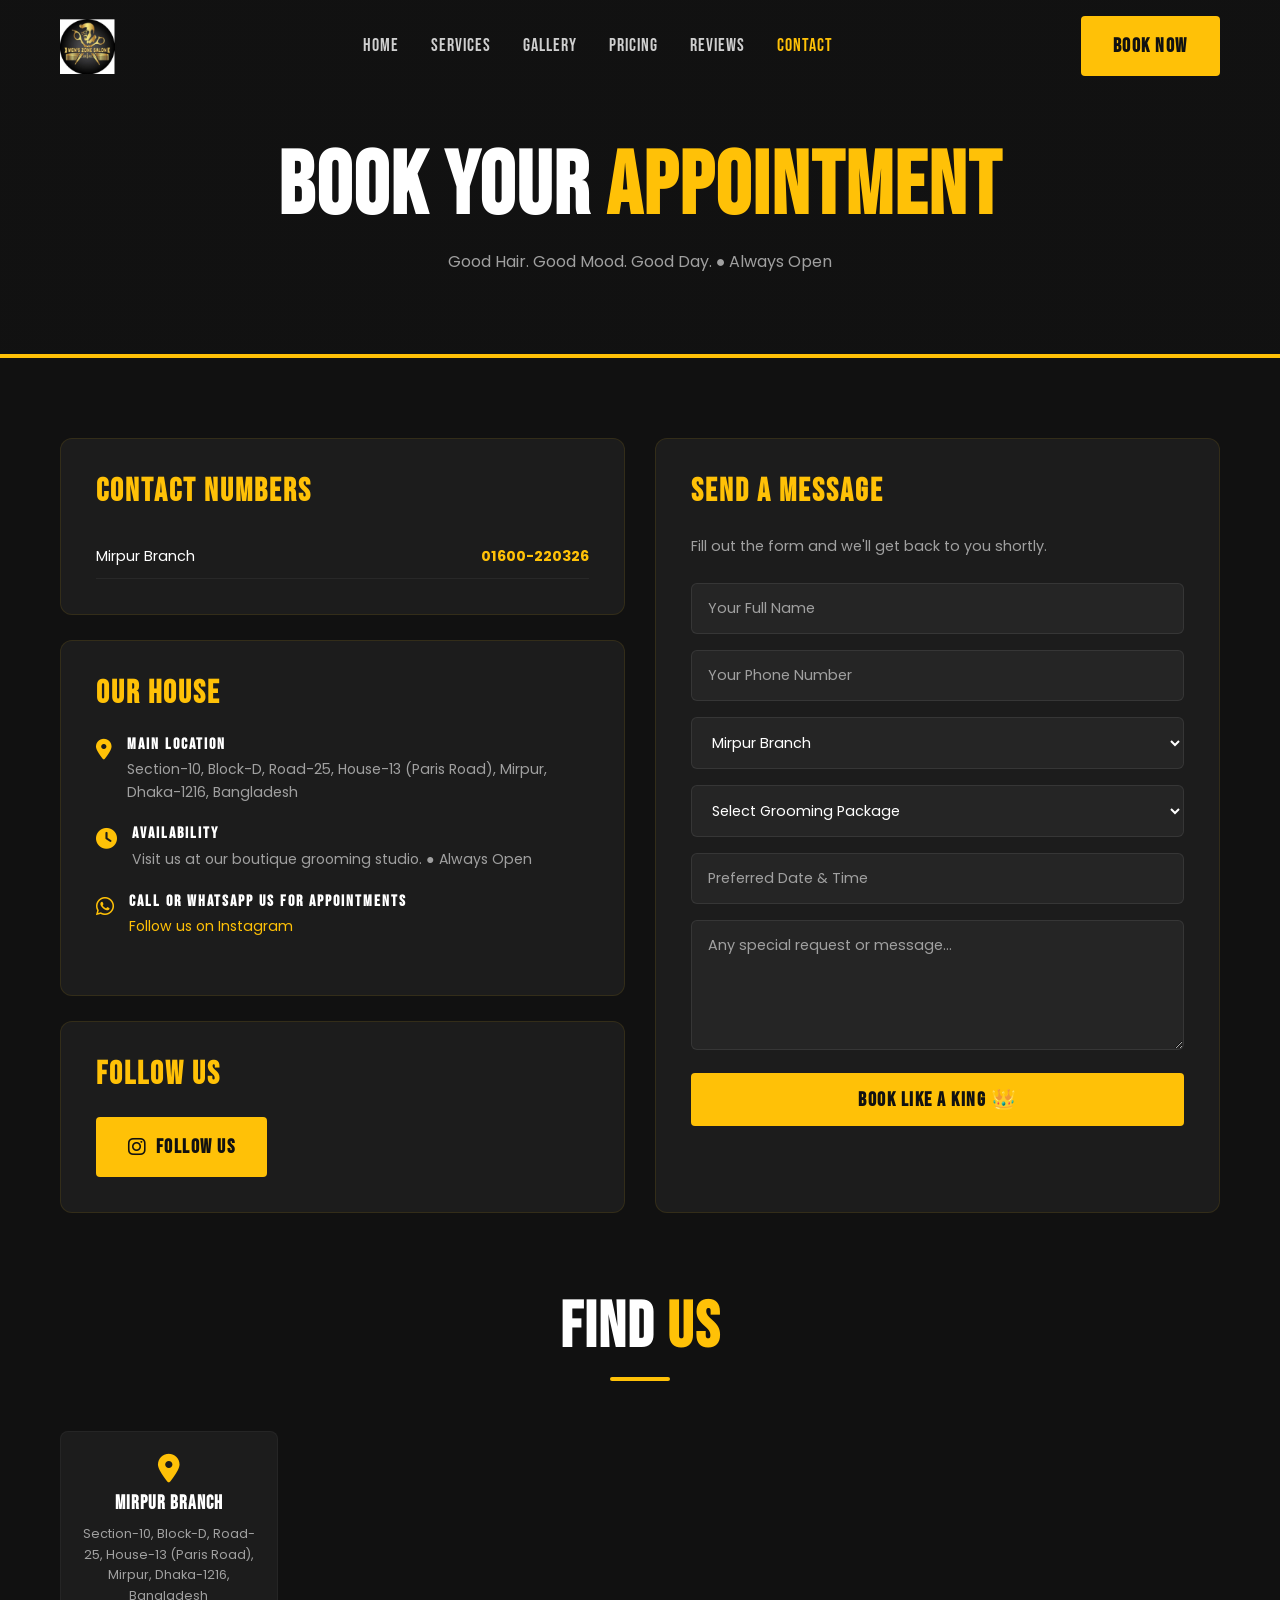
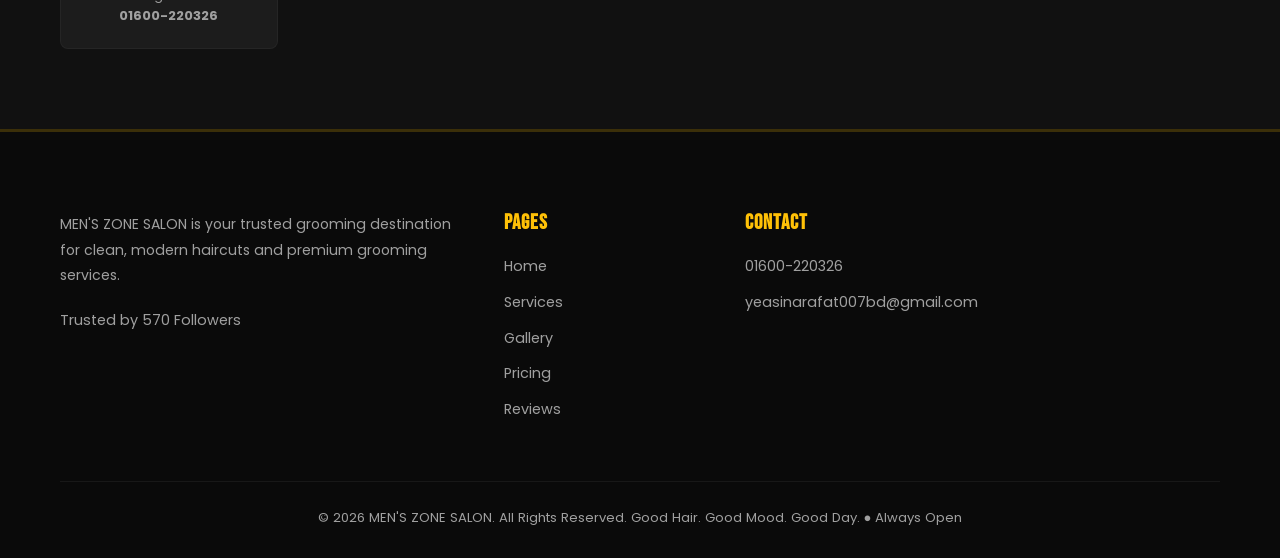
<file: contact.html>
<!DOCTYPE html>
<html lang="en">

<head>
    <meta charset="UTF-8">
    <meta name="viewport" content="width=device-width, initial-scale=1.0">
    <title>Contact | MEN'S ZONE SALON</title>
    <link
        href="https://fonts.googleapis.com/css2?family=Bebas+Neue&family=Poppins:wght@300;400;500;600;700&display=swap"
        rel="stylesheet">
    <link rel="stylesheet" href="https://cdnjs.cloudflare.com/ajax/libs/font-awesome/6.4.0/css/all.min.css">
    <link rel="stylesheet" href="style.css">
</head>

<body>

    <header id="header">
        <div class="container nav-wrapper">
            <a href="index.html" class="logo"><img src="logo.png" alt="MEN'S ZONE SALON Logo"></a>
            <nav class="nav-menu">
                <a href="index.html">Home</a><a href="services.html">Services</a>
                <a href="gallery.html">Gallery</a><a href="pricing.html">Pricing</a>
                <a href="reviews.html">Reviews</a><a href="contact.html" class="active">Contact</a>
            </nav>
            <a href="contact.html" class="btn btn-yellow nav-book">Book Now</a>
            <button class="hamburger"><span></span><span></span><span></span></button>
        </div>
    </header>
    <div class="mobile-nav">
        <a href="index.html">Home</a><a href="services.html">Services</a><a href="gallery.html">Gallery</a>
        <a href="pricing.html">Pricing</a><a href="reviews.html">Reviews</a><a href="contact.html">Contact</a>
        <a href="contact.html" class="btn btn-yellow" style="margin-top:20px;text-align:center;">Book Now</a>
    </div>
    <div class="mobile-nav-overlay"></div>

    <section class="page-hero">
        <h1>BOOK YOUR <span>APPOINTMENT</span></h1>
        <p>Good Hair. Good Mood. Good Day. &#x25CF; Always Open</p>
    </section>

    <section class="section">
        <div class="container">
            <div class="contact-grid">

                <!-- Left: Info -->
                <div>
                    <!-- Phone Numbers -->
                    <div class="contact-card reveal">
                        <h3>Contact Numbers</h3>
                        <ul class="phone-list">
                            <li><span>Mirpur Branch</span><strong>01600-220326</strong></li>
                        </ul>
                    </div>

                    <!-- Address -->
                    <div class="contact-card reveal" style="margin-top: 25px;">
                        <h3>OUR <span>HOUSE</span></h3>
                        <div class="contact-item">
                            <i class="fas fa-map-marker-alt"></i>
                            <div>
                                <h4>Main Location</h4>
                                <p>Section-10, Block-D, Road-25, House-13 (Paris Road), Mirpur, Dhaka-1216, Bangladesh</p>
                            </div>
                        </div>
                        <div class="contact-item">
                            <i class="fas fa-clock"></i>
                            <div>
                                <h4>Availability</h4>
                                <p>Visit us at our boutique grooming studio. &#x25CF; Always Open</p>
                            </div>
                        </div>
                        <div class="contact-item">
                            <i class="fab fa-whatsapp"></i>
                            <div>
                                <h4>Call or WhatsApp us for appointments</h4>
                                <p><a href="https://instagram.com" target="_blank"
                                        style="color: var(--yellow);">Follow us on Instagram</a></p>
                            </div>
                        </div>
                    </div>

                    <!-- Social -->
                    <div class="contact-card reveal" style="margin-top: 25px;">
                        <h3>Follow Us</h3>
                        <div style="display: flex; gap: 15px; flex-wrap: wrap; margin-top: 5px;">
                            <a href="https://instagram.com" target="_blank" class="btn btn-yellow"
                                style="gap: 8px;"><i class="fab fa-instagram"></i> Follow Us</a>
                        </div>
                    </div>
                </div>

                <!-- Right: Form -->
                <div class="contact-card reveal">
                    <h3>Send a Message</h3>
                    <p style="color: var(--gray); margin-bottom: 25px; font-size: 0.9rem;">Fill out the form and we'll
                        get back to you shortly.</p>
                    <form id="contact-form" class="contact-form">
                        <input type="text" name="name" placeholder="Your Full Name" required>
                        <input type="tel" name="phone" placeholder="Your Phone Number" required>
                        <select name="location">
                            <option value="mirpur">Mirpur Branch</option>
                        </select>
                        <select name="service">
                            <option value="" disabled selected>Select Grooming Package</option>
                            <option value="gentleman-cut">THE GENTLEMAN’S CUT – 399 BDT</option>
                            <option value="royal-groom">ROYAL GROOM PACKAGE – 650 BDT</option>
                            <option value="urban-king">THE URBAN KING – 1050 BDT</option>
                            <option value="signature-look">SIGNATURE LOOK – 1650 BDT</option>
                            <option value="executive-refresh">EXECUTIVE REFRESH – 2550 BDT</option>
                            <option value="royal-treatment">ROYAL TREATMENT – 2999 BDT</option>
                        </select>
                        <input type="text" name="date" placeholder="Preferred Date & Time">
                        <textarea name="message" placeholder="Any special request or message..."></textarea>
                        <button type="submit" class="btn btn-yellow btn-block">Book Like a King 👑</button>
                    </form>
                </div>

            </div>

            <!-- Location Grid -->
            <div class="section-title reveal" style="margin-top: 80px;">
                <h2>FIND <span>US</span></h2>
                <div class="title-line"></div>
            </div>
            <div class="branch-grid">
                <div class="branch-card reveal">
                    <i class="fas fa-map-marker-alt"></i>
                    <h4>Mirpur Branch</h4>
                    <span>Section-10, Block-D, Road-25, House-13 (Paris Road), Mirpur, Dhaka-1216, Bangladesh<br><strong>01600-220326</strong></span>
                </div>
            </div>

        </div>
    </section>

    <footer>
        <div class="container">
            <div class="footer-top">
                <div class="footer-brand">
                    <p>MEN'S ZONE SALON is your trusted grooming destination for clean, modern haircuts and premium grooming services.</p>
                    <div class="social-row">
                        <p style="color: var(--gray); font-size: 0.9rem;">Trusted by 570 Followers</p>
                    </div>
                </div>
                <div class="footer-col">
                    <h4>Pages</h4>
                    <ul>
                        <li><a href="index.html">Home</a></li>
                        <li><a href="services.html">Services</a></li>
                        <li><a href="gallery.html">Gallery</a></li>
                        <li><a href="pricing.html">Pricing</a></li>
                        <li><a href="reviews.html">Reviews</a></li>
                    </ul>
                </div>
                <div class="footer-col">
                    <h4>Contact</h4>
                    <ul>
                        <li><a href="tel:+8801600220326">01600-220326</a></li>
                        <li><a href="mailto:yeasinarafat007bd@gmail.com">yeasinarafat007bd@gmail.com</a></li>
                    </ul>
                </div>
            </div>
            <div class="footer-bottom">&copy; 2026 MEN'S ZONE SALON. All Rights Reserved. Good Hair. Good Mood. Good Day. &#x25CF; Always Open</div>
        </div>
    </footer>
    <script src="script.js"></script>
</body>

</html>
</file>
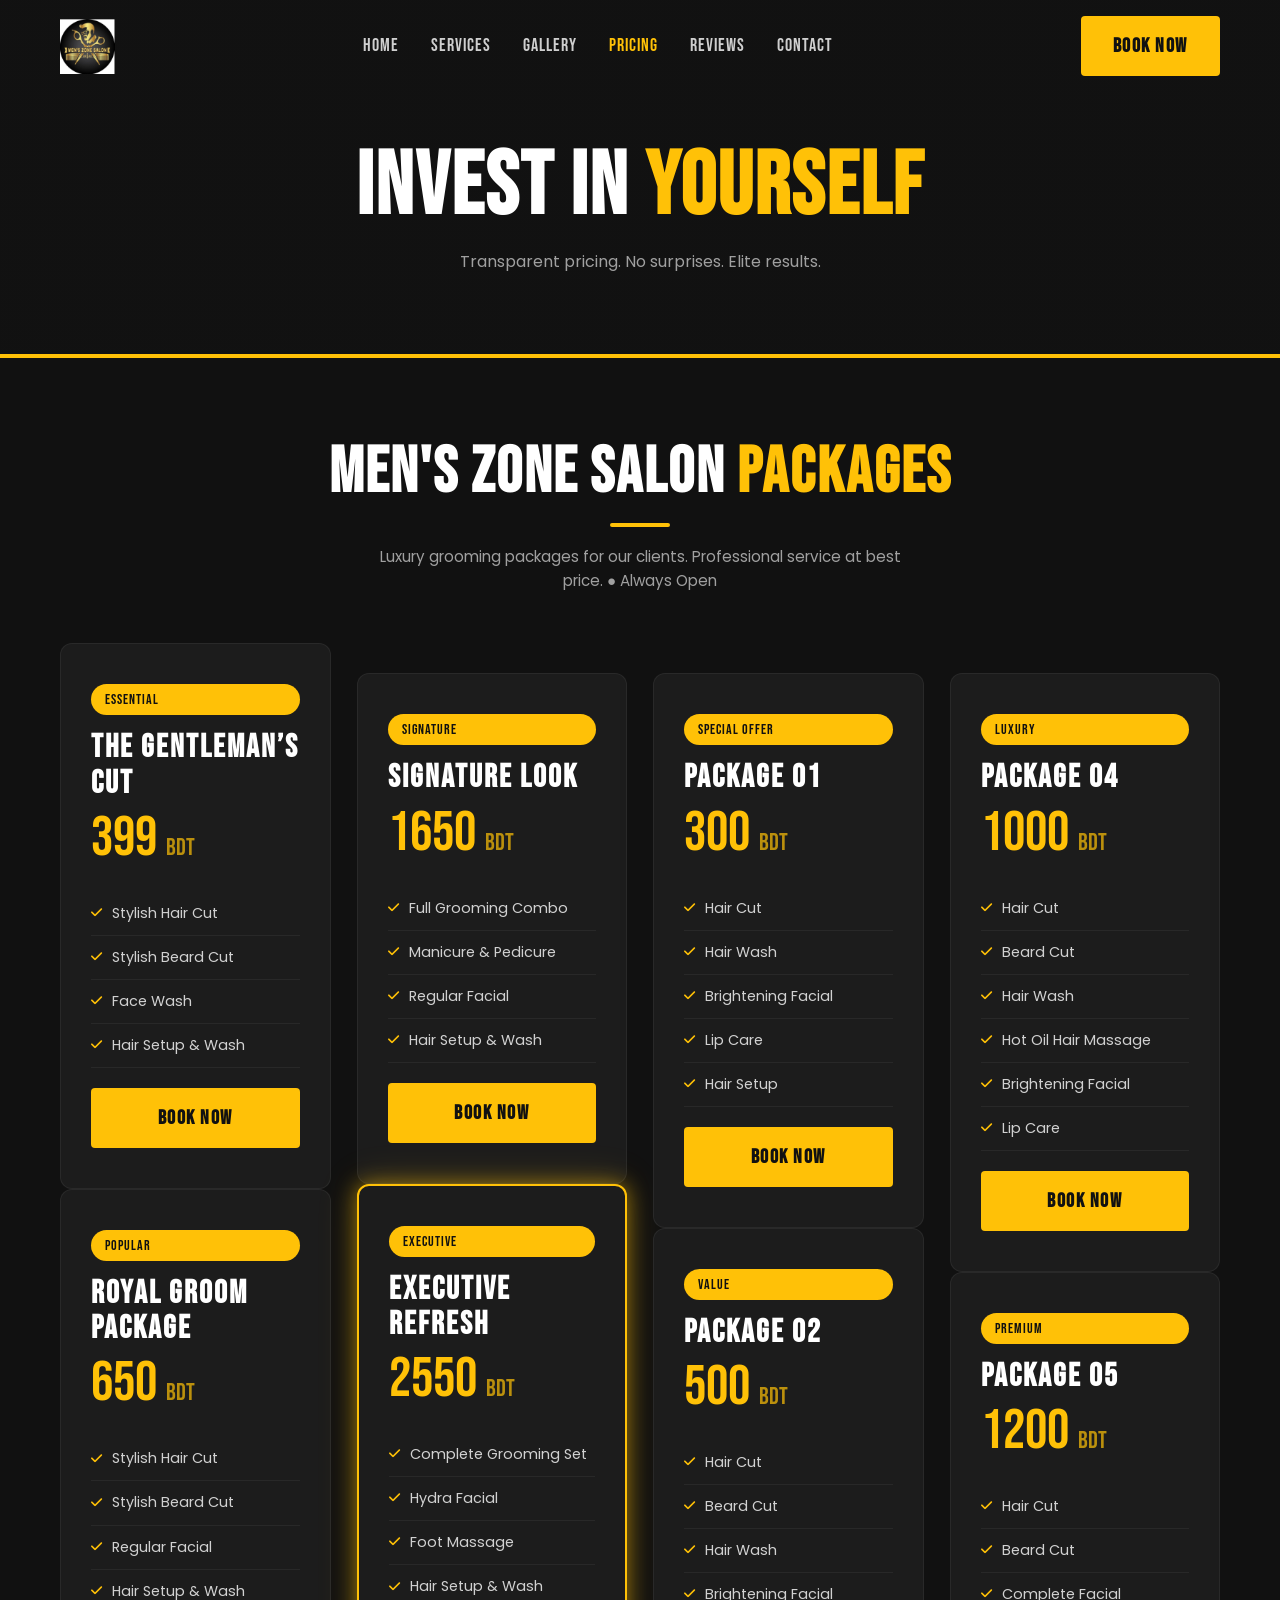
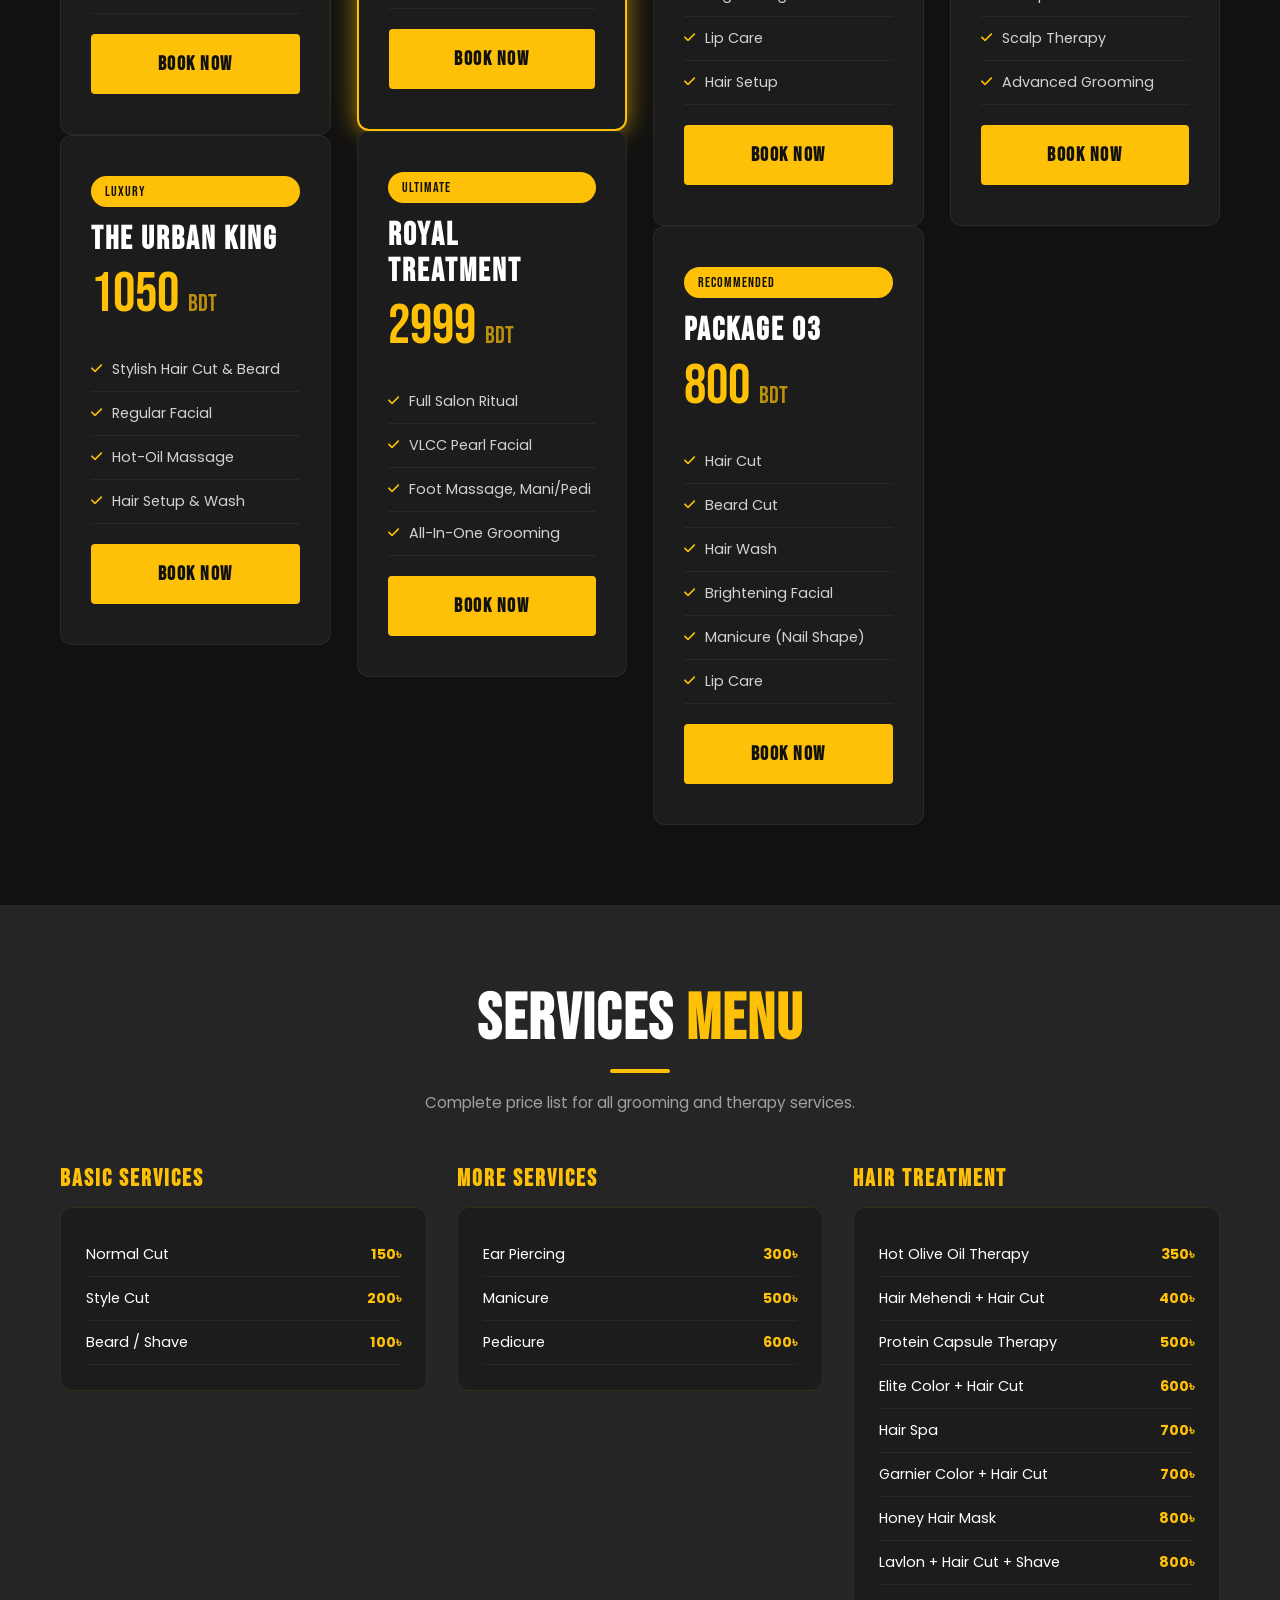
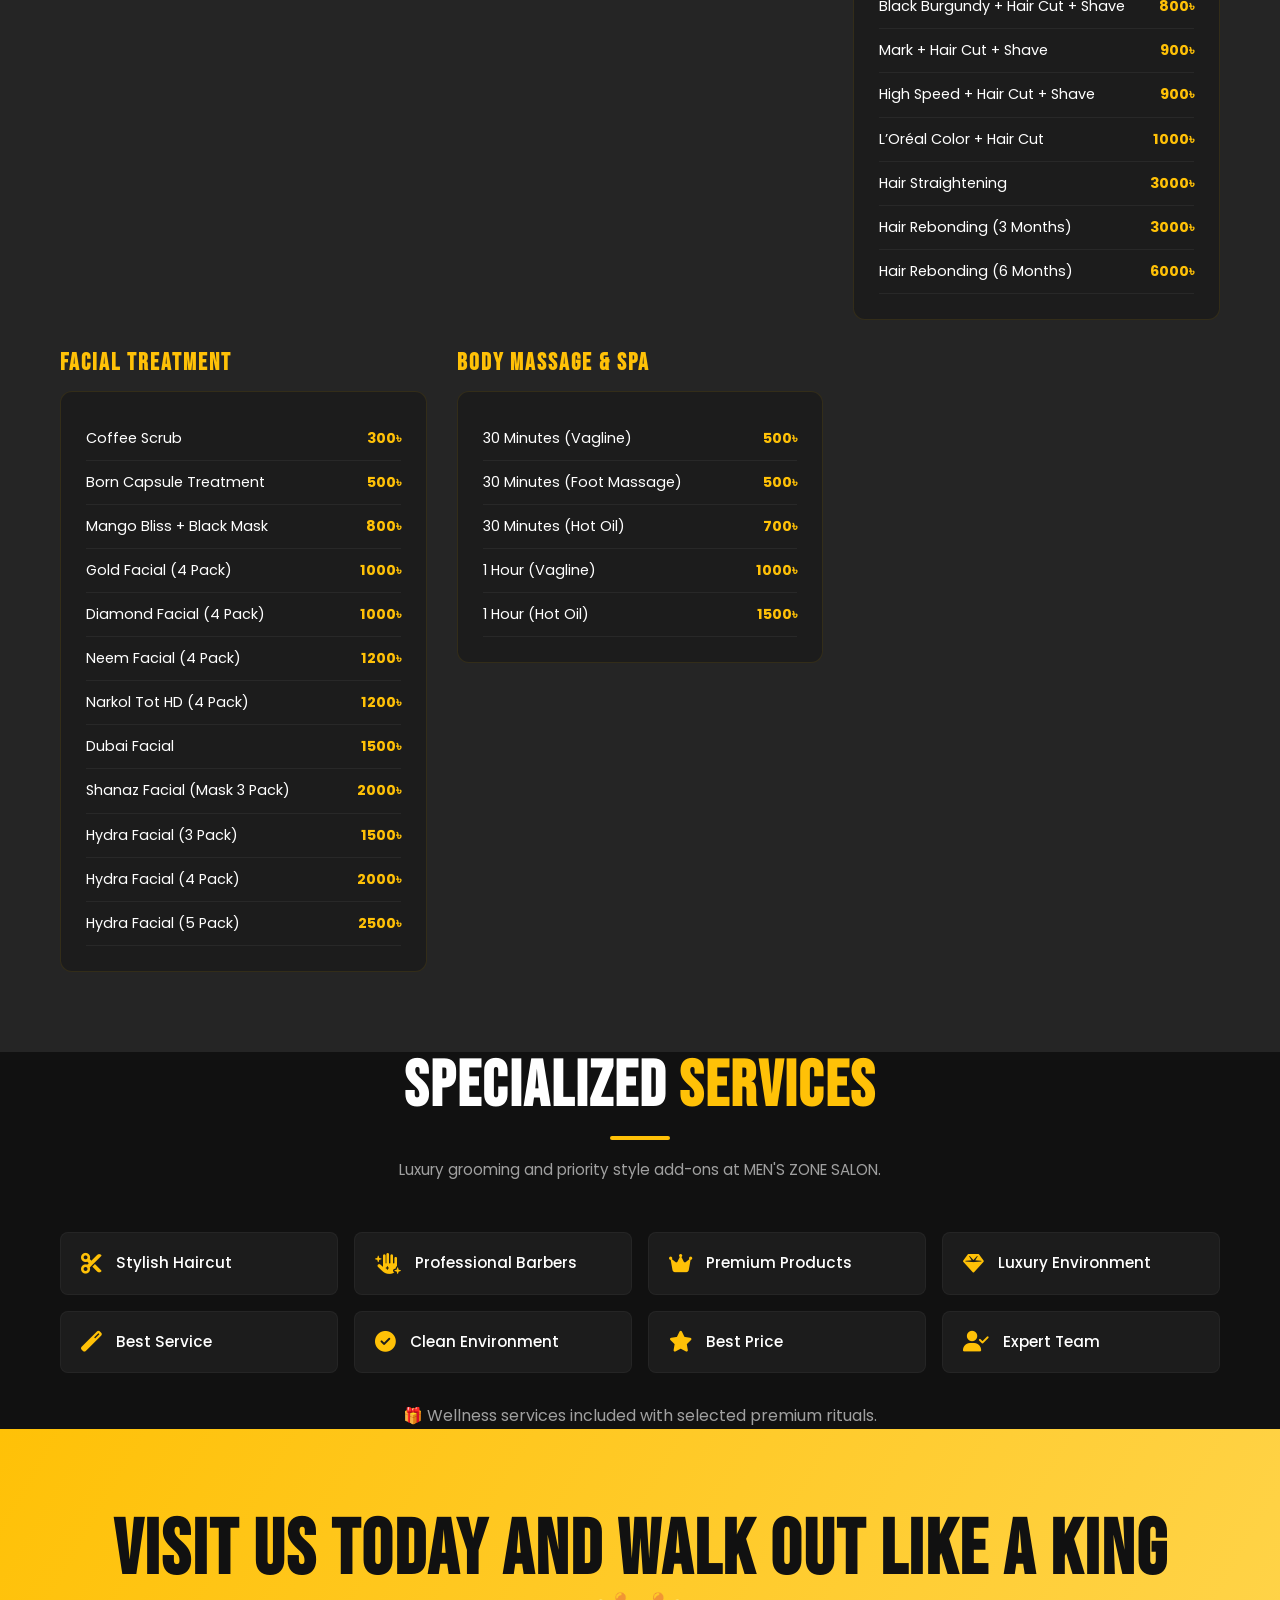
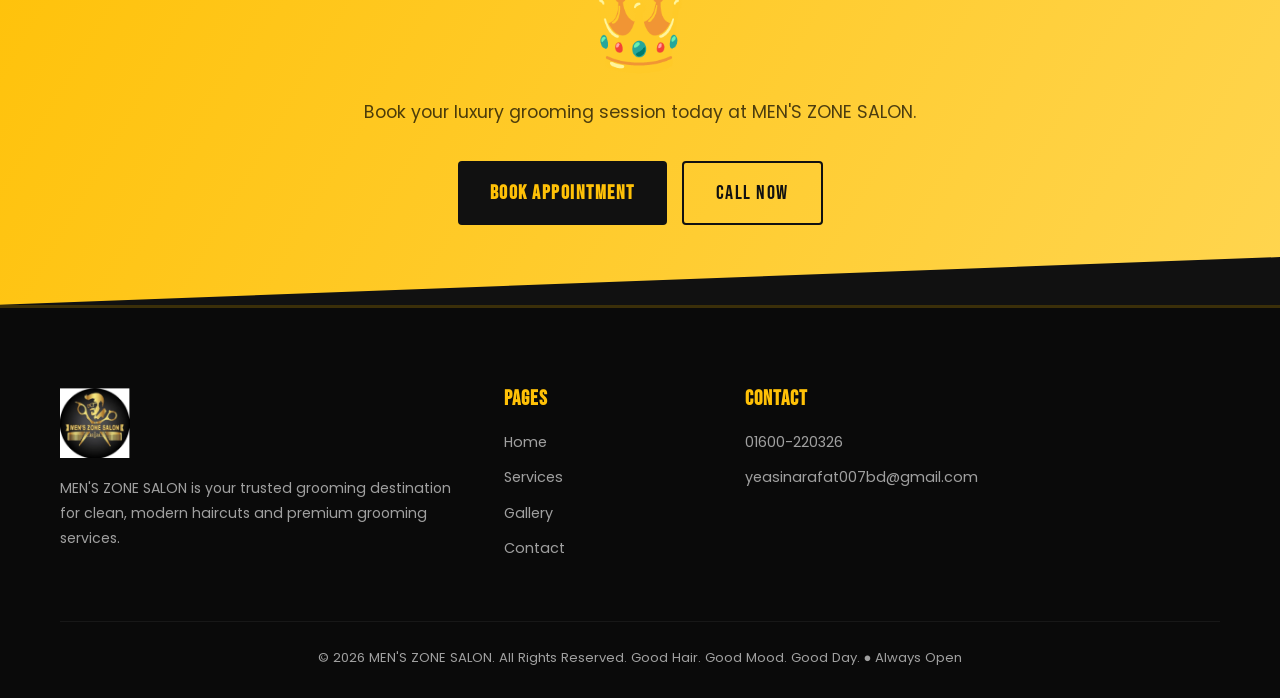
<file: pricing.html>
<!DOCTYPE html>
<html lang="en">

<head>
    <meta charset="UTF-8">
    <meta name="viewport" content="width=device-width, initial-scale=1.0">
    <title>Pricing | MEN'S ZONE SALON</title>
    <link
        href="https://fonts.googleapis.com/css2?family=Bebas+Neue&family=Poppins:wght@300;400;500;600;700&display=swap"
        rel="stylesheet">
    <link rel="stylesheet" href="https://cdnjs.cloudflare.com/ajax/libs/font-awesome/6.4.0/css/all.min.css">
    <link rel="stylesheet" href="style.css">
</head>

<body>
    <header id="header">
        <div class="container nav-wrapper">
            <a href="index.html" class="logo"><img src="logo.png" alt="MEN'S ZONE SALON Logo"></a>
            <nav class="nav-menu">
                <a href="index.html">Home</a><a href="services.html">Services</a>
                <a href="gallery.html">Gallery</a><a href="pricing.html" class="active">Pricing</a>
                <a href="reviews.html">Reviews</a><a href="contact.html">Contact</a>
            </nav>
            <a href="tel:+8801600220326" class="btn btn-yellow nav-book">Book Now</a>
            <button class="hamburger"><span></span><span></span><span></span></button>
        </div>
    </header>
    <div class="mobile-nav">
        <a href="index.html">Home</a><a href="services.html">Services</a><a href="gallery.html">Gallery</a>
        <a href="pricing.html">Pricing</a><a href="reviews.html">Reviews</a><a href="contact.html">Contact</a>
        <a href="contact.html" class="btn btn-yellow" style="margin-top:20px;text-align:center;">Book Now</a>
    </div>
    <div class="mobile-nav-overlay"></div>

    <section class="page-hero">
        <h1>INVEST IN <span>YOURSELF</span></h1>
        <p>Transparent pricing. No surprises. Elite results.</p>
    </section>

    <!-- PACKAGES -->
    <section class="section">
        <div class="container">
            <div class="section-title reveal">
                <h2>MEN'S ZONE SALON <span>PACKAGES</span></h2>
                <div class="title-line"></div>
                <p>Luxury grooming packages for our clients. Professional service at best price. &#x25CF; Always Open
                </p>
            </div>
            <div class="pricing-grid">
                <div class="price-cards-row">
                    <div class="price-card reveal reveal-delay-1">
                        <div class="badge">Essential</div>
                        <h3>THE GENTLEMAN’S CUT</h3>
                        <div class="price-amount">399 <span class="price-currency">BDT</span></div>
                        <ul>
                            <li><i class="fas fa-check"></i> Stylish Hair Cut</li>
                            <li><i class="fas fa-check"></i> Stylish Beard Cut</li>
                            <li><i class="fas fa-check"></i> Face Wash</li>
                            <li><i class="fas fa-check"></i> Hair Setup & Wash</li>
                        </ul>
                        <a href="contact.html" class="btn btn-yellow btn-block">Book Now</a>
                    </div>
                    <div class="price-card reveal reveal-delay-2">
                        <div class="badge">Popular</div>
                        <h3>ROYAL GROOM PACKAGE</h3>
                        <div class="price-amount">650 <span class="price-currency">BDT</span></div>
                        <ul>
                            <li><i class="fas fa-check"></i> Stylish Hair Cut</li>
                            <li><i class="fas fa-check"></i> Stylish Beard Cut</li>
                            <li><i class="fas fa-check"></i> Regular Facial</li>
                            <li><i class="fas fa-check"></i> Hair Setup & Wash</li>
                        </ul>
                        <a href="contact.html" class="btn btn-yellow btn-block">Book Now</a>
                    </div>
                    <div class="price-card reveal reveal-delay-3">
                        <div class="badge">Luxury</div>
                        <h3>THE URBAN KING</h3>
                        <div class="price-amount">1050 <span class="price-currency">BDT</span></div>
                        <ul>
                            <li><i class="fas fa-check"></i> Stylish Hair Cut & Beard</li>
                            <li><i class="fas fa-check"></i> Regular Facial</li>
                            <li><i class="fas fa-check"></i> Hot-Oil Massage</li>
                            <li><i class="fas fa-check"></i> Hair Setup & Wash</li>
                        </ul>
                        <a href="contact.html" class="btn btn-yellow btn-block">Book Now</a>
                    </div>
                </div>
                <div class="price-cards-row" style="margin-top: 30px;">
                    <div class="price-card reveal reveal-delay-1">
                        <div class="badge">Signature</div>
                        <h3>SIGNATURE LOOK</h3>
                        <div class="price-amount">1650 <span class="price-currency">BDT</span></div>
                        <ul>
                            <li><i class="fas fa-check"></i> Full Grooming Combo</li>
                            <li><i class="fas fa-check"></i> Manicure & Pedicure</li>
                            <li><i class="fas fa-check"></i> Regular Facial</li>
                            <li><i class="fas fa-check"></i> Hair Setup & Wash</li>
                        </ul>
                        <a href="contact.html" class="btn btn-yellow btn-block">Book Now</a>
                    </div>
                    <div class="price-card featured reveal reveal-delay-2">
                        <div class="badge">Executive</div>
                        <h3>EXECUTIVE REFRESH</h3>
                        <div class="price-amount">2550 <span class="price-currency">BDT</span></div>
                        <ul>
                            <li><i class="fas fa-check"></i> Complete Grooming Set</li>
                            <li><i class="fas fa-check"></i> Hydra Facial</li>
                            <li><i class="fas fa-check"></i> Foot Massage</li>
                            <li><i class="fas fa-check"></i> Hair Setup & Wash</li>
                        </ul>
                        <a href="contact.html" class="btn btn-yellow btn-block">Book Now</a>
                    </div>
                    <div class="price-card reveal reveal-delay-3">
                        <div class="badge">Ultimate</div>
                        <h3>ROYAL TREATMENT</h3>
                        <div class="price-amount">2999 <span class="price-currency">BDT</span></div>
                        <ul>
                            <li><i class="fas fa-check"></i> Full Salon Ritual</li>
                            <li><i class="fas fa-check"></i> VLCC Pearl Facial</li>
                            <li><i class="fas fa-check"></i> Foot Massage, Mani/Pedi</li>
                            <li><i class="fas fa-check"></i> All-In-One Grooming</li>
                        </ul>
                        <a href="contact.html" class="btn btn-yellow btn-block">Book Now</a>
                    </div>
                </div>
                <div class="price-cards-row" style="margin-top: 30px;">
                    <div class="price-card reveal">
                        <div class="badge">Special Offer</div>
                        <h3>Package 01</h3>
                        <div class="price-amount">300 <span class="price-currency">BDT</span></div>
                        <ul>
                            <li><i class="fas fa-check"></i> Hair Cut</li>
                            <li><i class="fas fa-check"></i> Hair Wash</li>
                            <li><i class="fas fa-check"></i> Brightening Facial</li>
                            <li><i class="fas fa-check"></i> Lip Care</li>
                            <li><i class="fas fa-check"></i> Hair Setup</li>
                        </ul>
                        <a href="contact.html" class="btn btn-yellow btn-block">Book Now</a>
                    </div>
                    <div class="price-card reveal reveal-delay-1">
                        <div class="badge">Value</div>
                        <h3>Package 02</h3>
                        <div class="price-amount">500 <span class="price-currency">BDT</span></div>
                        <ul>
                            <li><i class="fas fa-check"></i> Hair Cut</li>
                            <li><i class="fas fa-check"></i> Beard Cut</li>
                            <li><i class="fas fa-check"></i> Hair Wash</li>
                            <li><i class="fas fa-check"></i> Brightening Facial</li>
                            <li><i class="fas fa-check"></i> Lip Care</li>
                            <li><i class="fas fa-check"></i> Hair Setup</li>
                        </ul>
                        <a href="contact.html" class="btn btn-yellow btn-block">Book Now</a>
                    </div>
                    <div class="price-card reveal reveal-delay-2">
                        <div class="badge">Recommended</div>
                        <h3>Package 03</h3>
                        <div class="price-amount">800 <span class="price-currency">BDT</span></div>
                        <ul>
                            <li><i class="fas fa-check"></i> Hair Cut</li>
                            <li><i class="fas fa-check"></i> Beard Cut</li>
                            <li><i class="fas fa-check"></i> Hair Wash</li>
                            <li><i class="fas fa-check"></i> Brightening Facial</li>
                            <li><i class="fas fa-check"></i> Manicure (Nail Shape)</li>
                            <li><i class="fas fa-check"></i> Lip Care</li>
                        </ul>
                        <a href="contact.html" class="btn btn-yellow btn-block">Book Now</a>
                    </div>
                </div>
                <div class="price-cards-row" style="margin-top: 30px;">
                    <div class="price-card reveal">
                        <div class="badge">Luxury</div>
                        <h3>Package 04</h3>
                        <div class="price-amount">1000 <span class="price-currency">BDT</span></div>
                        <ul>
                            <li><i class="fas fa-check"></i> Hair Cut</li>
                            <li><i class="fas fa-check"></i> Beard Cut</li>
                            <li><i class="fas fa-check"></i> Hair Wash</li>
                            <li><i class="fas fa-check"></i> Hot Oil Hair Massage</li>
                            <li><i class="fas fa-check"></i> Brightening Facial</li>
                            <li><i class="fas fa-check"></i> Lip Care</li>
                        </ul>
                        <a href="contact.html" class="btn btn-yellow btn-block">Book Now</a>
                    </div>
                    <div class="price-card reveal reveal-delay-1">
                        <div class="badge">Premium</div>
                        <h3>Package 05</h3>
                        <div class="price-amount">1200 <span class="price-currency">BDT</span></div>
                        <ul>
                            <li><i class="fas fa-check"></i> Hair Cut</li>
                            <li><i class="fas fa-check"></i> Beard Cut</li>
                            <li><i class="fas fa-check"></i> Complete Facial</li>
                            <li><i class="fas fa-check"></i> Scalp Therapy</li>
                            <li><i class="fas fa-check"></i> Advanced Grooming</li>
                        </ul>
                        <a href="contact.html" class="btn btn-yellow btn-block">Book Now</a>
                    </div>
                </div>
            </div>
        </div>
    </section>

    <!-- SPECIALIZED SERVICES LIST -->
    <!-- DETAILED SERVICE MENU -->
    <section class="section section--darker">
        <div class="container">
            <div class="section-title reveal">
                <h2>SERVICES <span>MENU</span></h2>
                <div class="title-line"></div>
                <p>Complete price list for all grooming and therapy services.</p>
            </div>

            <div style="display: grid; grid-template-columns: repeat(auto-fit, minmax(300px, 1fr)); gap: 30px;">
                <!-- CATEGORY: BASIC SERVICES -->
                <div class="menu-category reveal">
                    <h3 style="color: var(--yellow); margin-bottom: 15px; font-size: 1.5rem;">Basic Services</h3>
                    <ul class="phone-list"
                        style="border: 1px solid rgba(255,193,7,0.1); padding: 25px; border-radius: 12px; background: var(--black-2);">
                        <li>Normal Cut <strong>150৳</strong></li>
                        <li>Style Cut <strong>200৳</strong></li>
                        <li>Beard / Shave <strong>100৳</strong></li>
                    </ul>
                </div>

                <!-- CATEGORY: MORE SERVICES -->
                <div class="menu-category reveal reveal-delay-1">
                    <h3 style="color: var(--yellow); margin-bottom: 15px; font-size: 1.5rem;">More Services</h3>
                    <ul class="phone-list"
                        style="border: 1px solid rgba(255,193,7,0.1); padding: 25px; border-radius: 12px; background: var(--black-2);">
                        <li>Ear Piercing <strong>300৳</strong></li>
                        <li>Manicure <strong>500৳</strong></li>
                        <li>Pedicure <strong>600৳</strong></li>
                    </ul>
                </div>

                <!-- CATEGORY: HAIR COLOR & TREATMENT -->
                <div class="menu-category reveal reveal-delay-2">
                    <h3 style="color: var(--yellow); margin-bottom: 15px; font-size: 1.5rem;">Hair Treatment</h3>
                    <ul class="phone-list"
                        style="border: 1px solid rgba(255,193,7,0.1); padding: 25px; border-radius: 12px; background: var(--black-2);">
                        <li>Hot Olive Oil Therapy <strong>350৳</strong></li>
                        <li>Hair Mehendi + Hair Cut <strong>400৳</strong></li>
                        <li>Protein Capsule Therapy <strong>500৳</strong></li>
                        <li>Elite Color + Hair Cut <strong>600৳</strong></li>
                        <li>Hair Spa <strong>700৳</strong></li>
                        <li>Garnier Color + Hair Cut <strong>700৳</strong></li>
                        <li>Honey Hair Mask <strong>800৳</strong></li>
                        <li>Lavlon + Hair Cut + Shave <strong>800৳</strong></li>
                        <li>Black Burgundy + Hair Cut + Shave <strong>800৳</strong></li>
                        <li>Mark + Hair Cut + Shave <strong>900৳</strong></li>
                        <li>High Speed + Hair Cut + Shave <strong>900৳</strong></li>
                        <li>L’Oréal Color + Hair Cut <strong>1000৳</strong></li>
                        <li>Hair Straightening <strong>3000৳</strong></li>
                        <li>Hair Rebonding (3 Months) <strong>3000৳</strong></li>
                        <li>Hair Rebonding (6 Months) <strong>6000৳</strong></li>
                    </ul>
                </div>

                <!-- CATEGORY: FACIAL TREATMENT -->
                <div class="menu-category reveal">
                    <h3 style="color: var(--yellow); margin-bottom: 15px; font-size: 1.5rem;">Facial Treatment</h3>
                    <ul class="phone-list"
                        style="border: 1px solid rgba(255,193,7,0.1); padding: 25px; border-radius: 12px; background: var(--black-2);">
                        <li>Coffee Scrub <strong>300৳</strong></li>
                        <li>Born Capsule Treatment <strong>500৳</strong></li>
                        <li>Mango Bliss + Black Mask <strong>800৳</strong></li>
                        <li>Gold Facial (4 Pack) <strong>1000৳</strong></li>
                        <li>Diamond Facial (4 Pack) <strong>1000৳</strong></li>
                        <li>Neem Facial (4 Pack) <strong>1200৳</strong></li>
                        <li>Narkol Tot HD (4 Pack) <strong>1200৳</strong></li>
                        <li>Dubai Facial <strong>1500৳</strong></li>
                        <li>Shanaz Facial (Mask 3 Pack) <strong>2000৳</strong></li>
                        <li>Hydra Facial (3 Pack) <strong>1500৳</strong></li>
                        <li>Hydra Facial (4 Pack) <strong>2000৳</strong></li>
                        <li>Hydra Facial (5 Pack) <strong>2500৳</strong></li>
                    </ul>
                </div>

                <!-- CATEGORY: BODY MASSAGE & SPA -->
                <div class="menu-category reveal reveal-delay-1">
                    <h3 style="color: var(--yellow); margin-bottom: 15px; font-size: 1.5rem;">Body Massage & Spa</h3>
                    <ul class="phone-list"
                        style="border: 1px solid rgba(255,193,7,0.1); padding: 25px; border-radius: 12px; background: var(--black-2);">
                        <li>30 Minutes (Vagline) <strong>500৳</strong></li>
                        <li>30 Minutes (Foot Massage) <strong>500৳</strong></li>
                        <li>30 Minutes (Hot Oil) <strong>700৳</strong></li>
                        <li>1 Hour (Vagline) <strong>1000৳</strong></li>
                        <li>1 Hour (Hot Oil) <strong>1500৳</strong></li>
                    </ul>
                </div>
            </div>
        </div>
    </section>
        <div class="container">
            <div class="section-title reveal">
                <h2>SPECIALIZED <span>SERVICES</span></h2>
                <div class="title-line"></div>
                <p>Luxury grooming and priority style add-ons at MEN'S ZONE SALON.</p>
            </div>
            <div class="spec-grid">
                <div class="spec-item reveal"><i class="fas fa-cut"></i><span>Stylish Haircut</span></div>
                <div class="spec-item reveal reveal-delay-1"><i class="fas fa-hand-sparkles"></i><span>Professional
                        Barbers</span></div>
                <div class="spec-item reveal reveal-delay-2"><i class="fas fa-crown"></i><span>Premium Products</span>
                </div>
                <div class="spec-item reveal reveal-delay-3"><i class="fas fa-gem"></i><span>Luxury Environment</span>
                </div>
                <div class="spec-item reveal"><i class="fas fa-magic"></i><span>Best Service</span></div>
                <div class="spec-item reveal reveal-delay-1"><i class="fas fa-check-circle"></i><span>Clean
                        Environment</span></div>
                <div class="spec-item reveal reveal-delay-2"><i class="fas fa-star"></i><span>Best Price</span></div>
                <div class="spec-item reveal reveal-delay-3"><i class="fas fa-user-check"></i><span>Expert Team</span>
                </div>
            </div>
            <p class="text-center reveal" style="margin-top:30px;color:var(--gray);">&#127873; Wellness services
                included with selected premium rituals.</p>
        </div>
    </section>

    <section class="cta-band">
        <div class="container">
            <h2 class="reveal">VISIT US TODAY AND WALK OUT LIKE A KING 👑</h2>
            <p class="reveal">Book your luxury grooming session today at MEN'S ZONE SALON.</p>
            <div class="cta-band-btns reveal">
                <a href="contact.html" class="btn btn-yellow">Book Appointment</a>
                <a href="tel:+8801600220326" class="btn btn-outline">Call Now</a>
            </div>
        </div>
    </section>

    <footer>
        <div class="container">
            <div class="footer-top">
                <div class="footer-brand">
                    <a href="index.html" class="logo"><img src="logo.png" alt="MEN'S ZONE SALON Logo"></a>
                    <p>MEN'S ZONE SALON is your trusted grooming destination for clean, modern haircuts and premium grooming services.</p>
                </div>
                <div class="footer-col">
                    <h4>Pages</h4>
                    <ul>
                        <li><a href="index.html">Home</a></li>
                        <li><a href="services.html">Services</a></li>
                        <li><a href="gallery.html">Gallery</a></li>
                        <li><a href="contact.html">Contact</a></li>
                    </ul>
                </div>
                <div class="footer-col">
                    <h4>Contact</h4>
                    <ul>
                        <li><a href="tel:+8801600220326">01600-220326</a></li>
                        <li><a href="mailto:yeasinarafat007bd@gmail.com">yeasinarafat007bd@gmail.com</a></li>
                    </ul>
                </div>
            </div>
            <div class="footer-bottom">&copy; 2026 MEN'S ZONE SALON. All Rights Reserved. Good Hair. Good Mood. Good Day. &#x25CF; Always Open</div>
        </div>
    </footer>
    <script src="script.js"></script>
</body>

</html>
</file>
<file: style.css>
/* =============================================
   Barber House BD - Global CSS
   Master Design System — Mobile First
   ============================================= */

@import url('https://fonts.googleapis.com/css2?family=Bebas+Neue&family=Poppins:wght@300;400;500;600;700&display=swap');

:root {
    --yellow: #FFC107;
    --yellow-light: #FFD54F;
    --black: #111111;
    --black-2: #1C1C1C;
    --black-3: #252525;
    --white: #FFFFFF;
    --gray: #A0A0A0;
    --glow: 0 0 20px rgba(255, 193, 7, 0.5), 0 0 40px rgba(255, 193, 7, 0.2);
    --card-shadow: 0 8px 30px rgba(0, 0, 0, 0.4);
    --transition: 0.35s ease;
}

/* --- RESET & BASE --- */
*,
*::before,
*::after {
    margin: 0;
    padding: 0;
    box-sizing: border-box;
}

html {
    scroll-behavior: smooth;
    font-size: 16px;
}

body {
    background: var(--black);
    color: var(--white);
    font-family: 'Poppins', sans-serif;
    overflow-x: hidden;
    line-height: 1.6;
}

a {
    text-decoration: none;
    color: inherit;
    transition: color var(--transition);
}

ul {
    list-style: none;
}

img {
    max-width: 100%;
    display: block;
}

h1,
h2,
h3,
h4 {
    font-family: 'Bebas Neue', cursive;
    letter-spacing: 2px;
    text-transform: uppercase;
    line-height: 1.1;
}

/* --- UTILITIES --- */
.container {
    width: 100%;
    max-width: 1200px;
    margin: 0 auto;
    padding: 0 20px;
}

.section {
    padding: 80px 0;
}

.section--dark {
    background: var(--black-2);
}

.section--darker {
    background: var(--black-3);
}

.text-center {
    text-align: center;
}

.text-yellow {
    color: var(--yellow);
}

.gap {
    margin-top: 50px;
}

/* --- SECTION TITLES --- */
.section-title {
    text-align: center;
    margin-bottom: 50px;
}

.section-title h2 {
    font-size: clamp(2.5rem, 6vw, 4rem);
    color: var(--white);
}

.section-title h2 span {
    color: var(--yellow);
}

.title-line {
    width: 60px;
    height: 4px;
    background: var(--yellow);
    margin: 14px auto 18px;
    border-radius: 4px;
}

.section-title p {
    color: var(--gray);
    max-width: 550px;
    margin: 0 auto;
    font-size: 0.95rem;
}

/* --- BUTTONS --- */
.btn {
    display: inline-flex;
    align-items: center;
    justify-content: center;
    gap: 8px;
    padding: 14px 32px;
    font-family: 'Bebas Neue', cursive;
    font-size: 1.25rem;
    letter-spacing: 1.5px;
    border-radius: 4px;
    border: none;
    cursor: pointer;
    transition: all var(--transition);
    text-transform: uppercase;
}

.btn-yellow {
    background: var(--yellow);
    color: var(--black);
    font-weight: 700;
    box-shadow: 0 0 0 rgba(255, 193, 7, 0);
}

.btn-yellow:hover {
    background: var(--yellow-light);
    box-shadow: var(--glow);
    transform: translateY(-3px);
}

.btn-outline {
    background: transparent;
    color: var(--white);
    border: 2px solid var(--white);
}

.btn-outline:hover {
    background: var(--white);
    color: var(--black);
    transform: translateY(-3px);
}

.btn-outline-yellow {
    background: transparent;
    color: var(--yellow);
    border: 2px solid var(--yellow);
}

.btn-outline-yellow:hover {
    background: var(--yellow);
    color: var(--black);
    box-shadow: var(--glow);
}

.btn-block {
    width: 100%;
}

/* =============================================
   HEADER
   ============================================= */
#header {
    position: fixed;
    top: 0;
    left: 0;
    width: 100%;
    z-index: 1000;
    padding: 16px 0;
    transition: background var(--transition), padding var(--transition);
}

#header.scrolled {
    background: rgba(17, 17, 17, 0.97);
    padding: 10px 0;
    border-bottom: 2px solid rgba(255, 193, 7, 0.15);
    backdrop-filter: blur(12px);
}

.nav-wrapper {
    display: flex;
    align-items: center;
    justify-content: space-between;
    gap: 20px;
}

/* Logo */
.logo {
    display: flex;
    align-items: center;
}

.logo img {
    height: 55px;
    width: auto;
    transition: filter var(--transition);
}

.logo:hover img {
    filter: drop-shadow(0 0 12px rgba(255, 193, 7, 0.8));
}

/* Desktop Nav */
.nav-menu {
    display: none;
}

@media (min-width: 992px) {
    .nav-menu {
        display: flex;
        gap: 8px;
        align-items: center;
    }
}

.nav-menu a {
    font-family: 'Bebas Neue', cursive;
    font-size: 1.1rem;
    letter-spacing: 1px;
    padding: 6px 12px;
    border-radius: 3px;
    opacity: 0.8;
}

.nav-menu a:hover,
.nav-menu a.active {
    color: var(--yellow);
    opacity: 1;
}

/* CTA Button */
.nav-book {
    white-space: nowrap;
}

/* Hamburger */
.hamburger {
    display: flex;
    flex-direction: column;
    gap: 5px;
    cursor: pointer;
    padding: 5px;
    background: none;
    border: none;
}

.hamburger span {
    display: block;
    width: 26px;
    height: 2px;
    background: var(--white);
    transition: all var(--transition);
    border-radius: 2px;
}

.hamburger.open span:nth-child(1) {
    transform: translateY(7px) rotate(45deg);
}

.hamburger.open span:nth-child(2) {
    opacity: 0;
}

.hamburger.open span:nth-child(3) {
    transform: translateY(-7px) rotate(-45deg);
}

@media (min-width: 992px) {
    .hamburger {
        display: none;
    }
}

/* Mobile Drawer */
.mobile-nav {
    position: fixed;
    top: 0;
    left: -100%;
    width: 80%;
    max-width: 320px;
    height: 100vh;
    background: var(--black-2);
    z-index: 999;
    padding: 90px 30px 40px;
    transition: left var(--transition);
    border-right: 3px solid var(--yellow);
}

.mobile-nav.open {
    left: 0;
}

.mobile-nav a {
    display: block;
    font-family: 'Bebas Neue', cursive;
    font-size: 1.8rem;
    letter-spacing: 2px;
    padding: 14px 0;
    border-bottom: 1px solid rgba(255, 255, 255, 0.05);
    color: var(--white);
    transition: color var(--transition);
}

.mobile-nav a:hover {
    color: var(--yellow);
    padding-left: 8px;
}

.mobile-nav-overlay {
    position: fixed;
    inset: 0;
    background: rgba(0, 0, 0, 0.6);
    z-index: 998;
    display: none;
}

.mobile-nav-overlay.open {
    display: block;
}

/* =============================================
   HERO
   ============================================= */
.hero {
    min-height: 100vh;
    position: relative;
    display: flex;
    align-items: center;
    justify-content: center;
    text-align: center;
    overflow: hidden;
    border-bottom: 5px solid var(--yellow);
}

.hero-bg {
    position: absolute;
    inset: 0;
    background: url('https://images.unsplash.com/photo-1599351431202-1e0f0137899a?q=80&w=2070&auto=format&fit=crop') center/cover no-repeat;
    animation: zoomBg 20s ease-in-out infinite alternate;
}

@keyframes zoomBg {
    from {
        transform: scale(1);
    }

    to {
        transform: scale(1.07);
    }
}

.hero-overlay {
    position: absolute;
    inset: 0;
    background: linear-gradient(to bottom, rgba(17, 17, 17, 0.75) 0%, rgba(17, 17, 17, 0.6) 60%, rgba(17, 17, 17, 0.98) 100%);
}

.hero-content {
    position: relative;
    z-index: 2;
    padding: 100px 20px 60px;
    max-width: 850px;
}

.hero-logo {
    width: 140px;
    margin: 0 auto 20px;
    animation: fadeDown 0.8s ease;
}

.hero-logo img {
    width: 100%;
    filter: drop-shadow(0 0 20px rgba(255, 193, 7, 0.6));
}

.hero-title {
    font-size: clamp(3.5rem, 10vw, 7rem);
    color: var(--white);
    animation: fadeUp 0.9s ease 0.1s both;
}

.hero-title span {
    color: var(--yellow);
}

.hero-sub {
    font-size: clamp(1rem, 2.5vw, 1.3rem);
    color: rgba(255, 255, 255, 0.8);
    margin: 15px 0 35px;
    animation: fadeUp 0.9s ease 0.25s both;
    max-width: 600px;
    margin-left: auto;
    margin-right: auto;
}

.hero-btns {
    display: flex;
    flex-wrap: wrap;
    gap: 15px;
    justify-content: center;
    animation: fadeUp 0.9s ease 0.4s both;
}

.hero-proof {
    margin-top: 50px;
    display: flex;
    flex-wrap: wrap;
    gap: 20px 35px;
    justify-content: center;
    animation: fadeUp 0.9s ease 0.6s both;
}

.hero-proof-item {
    font-family: 'Bebas Neue', cursive;
    font-size: 1.1rem;
    letter-spacing: 1px;
    display: flex;
    align-items: center;
    gap: 8px;
    padding: 10px 20px;
    background: rgba(255, 255, 255, 0.05);
    border: 1px solid rgba(255, 193, 7, 0.2);
    border-radius: 30px;
    backdrop-filter: blur(6px);
}

.hero-proof-item span.num {
    color: var(--yellow);
    font-size: 1.3rem;
}

/* Keyframes */
@keyframes fadeUp {
    from {
        opacity: 0;
        transform: translateY(30px);
    }

    to {
        opacity: 1;
        transform: translateY(0);
    }
}

@keyframes fadeDown {
    from {
        opacity: 0;
        transform: translateY(-20px);
    }

    to {
        opacity: 1;
        transform: translateY(0);
    }
}

/* =============================================
   BEFORE / AFTER
   ============================================= */
.before-after-section {
    background: var(--black);
}

.ba-container {
    max-width: 900px;
    margin: 0 auto;
    padding: 0 20px;
}

.ba-split {
    display: grid;
    grid-template-columns: 1fr 1fr;
    gap: 10px;
    border-radius: 12px;
    overflow: hidden;
    border: 3px solid var(--yellow);
}

.ba-box {
    position: relative;
    overflow: hidden;
}

.ba-box img {
    width: 100%;
    height: 420px;
    object-fit: cover;
    transition: transform 0.8s cubic-bezier(0.25, 1, 0.5, 1);
}

.ba-box:hover img {
    transform: scale(1.05);
}

.ba-tag {
    position: absolute;
    bottom: 18px;
    left: 18px;
    font-family: 'Bebas Neue', cursive;
    font-size: 1.5rem;
    letter-spacing: 2px;
    padding: 5px 18px;
    border-radius: 4px;
}

.ba-tag.before {
    background: rgba(255, 255, 255, 0.15);
    border: 1px solid rgba(255, 255, 255, 0.4);
}

.ba-tag.after {
    background: var(--yellow);
    color: var(--black);
}

@media (max-width: 600px) {
    .ba-split {
        grid-template-columns: 1fr;
    }

    .ba-box img {
        height: 260px;
    }
}

/* =============================================
   SERVICES
   ============================================= */
.services-grid {
    display: grid;
    grid-template-columns: repeat(auto-fill, minmax(250px, 1fr));
    gap: 24px;
}

.service-card {
    background: var(--black-2);
    border-radius: 10px;
    padding: 35px 25px;
    text-align: center;
    border: 1px solid rgba(255, 255, 255, 0.05);
    transition: all var(--transition);
    cursor: default;
}

.service-card:hover {
    transform: translateY(-10px);
    border-color: var(--yellow);
    box-shadow: 0 0 20px rgba(255, 193, 7, 0.15);
}

.service-card .icon {
    font-size: 2.5rem;
    color: var(--yellow);
    margin-bottom: 18px;
    display: block;
}

.service-card h3 {
    font-size: 1.7rem;
    margin-bottom: 10px;
}

.service-card p {
    color: var(--gray);
    font-size: 0.875rem;
}

/* =============================================
   PRICING
   ============================================= */
.pricing-grid {
    display: grid;
    grid-template-columns: repeat(auto-fill, minmax(260px, 1fr));
    gap: 26px;
}

.price-card {
    background: var(--black-2);
    border-radius: 12px;
    padding: 40px 30px;
    border: 1px solid rgba(255, 255, 255, 0.06);
    transition: all var(--transition);
    display: flex;
    flex-direction: column;
}

.price-card:hover {
    transform: translateY(-8px);
    box-shadow: var(--card-shadow);
}

.price-card.featured {
    border: 2px solid var(--yellow);
    box-shadow: var(--glow);
}

.price-card .badge {
    display: inline-block;
    font-family: 'Bebas Neue', cursive;
    font-size: 0.9rem;
    letter-spacing: 1px;
    background: var(--yellow);
    color: var(--black);
    padding: 4px 14px;
    border-radius: 30px;
    margin-bottom: 15px;
}

.price-card h3 {
    font-size: 2rem;
    margin-bottom: 10px;
}

.price-amount {
    font-family: 'Bebas Neue', cursive;
    font-size: 3.5rem;
    color: var(--yellow);
    line-height: 1;
    margin-bottom: 5px;
}

.price-currency {
    font-size: 1.5rem;
    opacity: 0.7;
}

.price-card ul {
    margin: 20px 0;
    flex: 1;
}

.price-card ul li {
    padding: 10px 0;
    border-bottom: 1px solid rgba(255, 255, 255, 0.05);
    font-size: 0.9rem;
    color: rgba(255, 255, 255, 0.8);
    display: flex;
    align-items: center;
    gap: 10px;
}

.price-card ul li i {
    color: var(--yellow);
    font-size: 0.8rem;
    flex-shrink: 0;
}

/* =============================================
   SPECIALIZED SERVICES TABLE
   ============================================= */
.spec-grid {
    display: grid;
    grid-template-columns: repeat(auto-fill, minmax(220px, 1fr));
    gap: 16px;
}

.spec-item {
    background: var(--black-2);
    border-radius: 8px;
    padding: 18px 20px;
    display: flex;
    align-items: center;
    gap: 14px;
    border: 1px solid rgba(255, 255, 255, 0.04);
    transition: border-color var(--transition);
}

.spec-item:hover {
    border-color: var(--yellow);
}

.spec-item i {
    color: var(--yellow);
    font-size: 1.3rem;
    flex-shrink: 0;
}

.spec-item span {
    font-weight: 500;
    font-size: 0.95rem;
}

/* =============================================
   BRANCHES
   ============================================= */
.branch-grid {
    display: grid;
    grid-template-columns: repeat(auto-fill, minmax(200px, 1fr));
    gap: 18px;
}

.branch-card {
    background: var(--black-2);
    border-radius: 8px;
    padding: 22px 20px;
    border: 1px solid rgba(255, 255, 255, 0.04);
    transition: all var(--transition);
    display: flex;
    flex-direction: column;
    align-items: center;
    text-align: center;
    gap: 10px;
}

.branch-card:hover {
    border-color: var(--yellow);
    transform: translateY(-5px);
}

.branch-card i {
    font-size: 1.8rem;
    color: var(--yellow);
}

.branch-card h4 {
    font-size: 1.2rem;
    font-family: 'Bebas Neue', cursive;
    letter-spacing: 1px;
}

.branch-card span {
    font-size: 0.8rem;
    color: var(--gray);
}

/* =============================================
   REVIEWS
   ============================================= */
.reviews-grid {
    display: grid;
    grid-template-columns: repeat(auto-fill, minmax(280px, 1fr));
    gap: 24px;
}

.review-card {
    background: var(--black-2);
    border-radius: 12px;
    padding: 30px;
    border-top: 3px solid var(--yellow);
    transition: transform var(--transition);
}

.review-card:hover {
    transform: translateY(-6px);
}

.review-stars {
    color: var(--yellow);
    margin-bottom: 15px;
    letter-spacing: 2px;
}

.review-text {
    color: rgba(255, 255, 255, 0.8);
    font-style: italic;
    font-size: 0.92rem;
    line-height: 1.7;
    margin-bottom: 20px;
}

.reviewer {
    display: flex;
    align-items: center;
    gap: 14px;
}

.reviewer-img {
    width: 52px;
    height: 52px;
    border-radius: 50%;
    object-fit: cover;
    border: 2px solid var(--yellow);
    flex-shrink: 0;
}

.reviewer-name {
    font-weight: 600;
    font-size: 0.95rem;
}

.reviewer-tag {
    font-size: 0.78rem;
    color: var(--yellow);
}

/* =============================================
   SOCIAL (Follow the Style)
   ============================================= */
.social-grid {
    display: grid;
    grid-template-columns: repeat(auto-fill, minmax(180px, 1fr));
    gap: 14px;
}

.social-post {
    border-radius: 10px;
    overflow: hidden;
    height: 220px;
    position: relative;
}

.social-post img {
    width: 100%;
    height: 100%;
    object-fit: cover;
    transition: transform 0.8s cubic-bezier(0.25, 1, 0.5, 1);
}

.social-post:hover img {
    transform: scale(1.05);
}

.social-post-overlay {
    position: absolute;
    inset: 0;
    background: linear-gradient(to top, rgba(17, 17, 17, 0.9) 0%, transparent 60%);
    display: flex;
    align-items: flex-end;
    padding: 15px;
    opacity: 0;
    transition: opacity 0.6s cubic-bezier(0.25, 1, 0.5, 1);
}

.social-post:hover .social-post-overlay {
    opacity: 1;
}

.social-post-overlay i {
    color: var(--yellow);
    font-size: 1.5rem;
}

/* =============================================
   CONTACT
   ============================================= */
.contact-grid {
    display: grid;
    grid-template-columns: 1fr;
    gap: 30px;
}

@media (min-width: 768px) {
    .contact-grid {
        grid-template-columns: 1fr 1fr;
    }
}

.contact-card {
    background: var(--black-2);
    border-radius: 12px;
    padding: 35px;
    border: 1px solid rgba(255, 193, 7, 0.1);
}

.contact-card h3 {
    font-size: 2rem;
    color: var(--yellow);
    margin-bottom: 25px;
}

.contact-item {
    display: flex;
    align-items: flex-start;
    gap: 15px;
    margin-bottom: 22px;
}

.contact-item i {
    font-size: 1.3rem;
    color: var(--yellow);
    margin-top: 3px;
    flex-shrink: 0;
}

.contact-item h4 {
    font-size: 1rem;
    font-weight: 600;
    margin-bottom: 5px;
}

.contact-item p {
    color: var(--gray);
    font-size: 0.88rem;
}

.phone-list {
    margin: 0;
}

.phone-list li {
    padding: 10px 0;
    border-bottom: 1px solid rgba(255, 255, 255, 0.05);
    display: flex;
    justify-content: space-between;
    font-size: 0.9rem;
}

.phone-list li strong {
    color: var(--yellow);
}

/* Form */
.contact-form input,
.contact-form textarea,
.contact-form select {
    width: 100%;
    background: var(--black-3);
    border: 1px solid rgba(255, 255, 255, 0.08);
    color: var(--white);
    padding: 14px 16px;
    border-radius: 6px;
    font-family: 'Poppins', sans-serif;
    font-size: 0.9rem;
    margin-bottom: 16px;
    transition: border-color var(--transition);
}

.contact-form input::placeholder,
.contact-form textarea::placeholder {
    color: var(--gray);
}

.contact-form input:focus,
.contact-form textarea:focus,
.contact-form select:focus {
    outline: none;
    border-color: var(--yellow);
}

.contact-form select option {
    background: var(--black-2);
}

.contact-form textarea {
    min-height: 130px;
    resize: vertical;
}

/* =============================================
   CTA BAND
   ============================================= */
.cta-band {
    background: linear-gradient(120deg, var(--yellow) 0%, var(--yellow-light) 100%);
    padding: 80px 20px;
    text-align: center;
    clip-path: polygon(0 0, 100% 0, 100% 90%, 0 100%);
}

.cta-band h2 {
    color: var(--black);
    font-size: clamp(2.5rem, 6vw, 5rem);
    margin-bottom: 20px;
}

.cta-band p {
    color: rgba(0, 0, 0, 0.7);
    font-size: 1.1rem;
    margin-bottom: 35px;
}

.cta-band-btns {
    display: flex;
    flex-wrap: wrap;
    justify-content: center;
    gap: 15px;
}

.cta-band-btns .btn-yellow {
    background: var(--black);
    color: var(--yellow);
}

.cta-band-btns .btn-yellow:hover {
    background: #1C1C1C;
    box-shadow: none;
}

.cta-band-btns .btn-outline {
    border-color: var(--black);
    color: var(--black);
}

.cta-band-btns .btn-outline:hover {
    background: var(--black);
    color: var(--yellow);
}

/* =============================================
   FOOTER
   ============================================= */
footer {
    background: #0A0A0A;
    padding: 80px 0 30px;
    border-top: 3px solid rgba(255, 193, 7, 0.2);
}

.footer-top {
    display: grid;
    grid-template-columns: 1fr;
    gap: 40px;
    margin-bottom: 50px;
}

@media (min-width: 600px) {
    .footer-top {
        grid-template-columns: repeat(2, 1fr);
    }
}

@media (min-width: 900px) {
    .footer-top {
        grid-template-columns: 2fr 1fr 1fr 1fr;
    }
}

.footer-brand .logo img {
    height: 70px;
    margin-bottom: 18px;
}

.footer-brand p {
    color: var(--gray);
    font-size: 0.88rem;
    line-height: 1.8;
}

.footer-col h4 {
    font-family: 'Bebas Neue', cursive;
    font-size: 1.3rem;
    color: var(--yellow);
    letter-spacing: 1px;
    margin-bottom: 18px;
}

.footer-col ul li {
    margin-bottom: 10px;
}

.footer-col ul li a {
    color: var(--gray);
    font-size: 0.9rem;
    transition: color var(--transition);
}

.footer-col ul li a:hover {
    color: var(--yellow);
    padding-left: 6px;
}

.social-row {
    display: flex;
    gap: 12px;
    margin-top: 20px;
}

.social-row a {
    width: 38px;
    height: 38px;
    background: var(--black-2);
    border-radius: 50%;
    display: flex;
    align-items: center;
    justify-content: center;
    color: var(--yellow);
    font-size: 1rem;
    transition: all var(--transition);
}

.social-row a:hover {
    background: var(--yellow);
    color: var(--black);
}

.footer-bottom {
    border-top: 1px solid rgba(255, 255, 255, 0.06);
    padding-top: 25px;
    text-align: center;
    color: var(--gray);
    font-size: 0.82rem;
}

/* =============================================
   SCROLL REVEAL (Premium Smooth)
   ============================================= */
.reveal {
    opacity: 0;
    transform: translateY(50px);
    transition: opacity 1s cubic-bezier(0.25, 1, 0.5, 1), transform 1s cubic-bezier(0.25, 1, 0.5, 1);
}

.reveal.visible {
    opacity: 1;
    transform: translateY(0);
}

.reveal-delay-1 {
    transition-delay: 0.1s;
}

.reveal-delay-2 {
    transition-delay: 0.2s;
}

.reveal-delay-3 {
    transition-delay: 0.3s;
}

.reveal-delay-4 {
    transition-delay: 0.4s;
}

/* Page Hero (inner pages) */
.page-hero {
    padding: 140px 20px 80px;
    text-align: center;
    border-bottom: 4px solid var(--yellow);
    background: linear-gradient(rgba(17, 17, 17, 0.9), rgba(17, 17, 17, 0.9)), url('https://images.unsplash.com/photo-1585747860715-2ba37e788b70?q=80&w=2074&auto=format&fit=crop') center/cover no-repeat;
}

.page-hero h1 {
    font-size: clamp(3rem, 7vw, 5.5rem);
}

.page-hero h1 span {
    color: var(--yellow);
}

.page-hero p {
    color: var(--gray);
    margin-top: 12px;
    font-size: 1rem;
}

/* =============================================
   INTERACTIVE SERVICES
   ============================================= */
.interactive-services {
    display: flex;
    flex-direction: column;
    gap: 40px;
}

@media (min-width: 992px) {
    .interactive-services {
        flex-direction: row;
        align-items: flex-start;
    }
}

.service-buttons {
    display: flex;
    flex-direction: row;
    overflow-x: auto;
    gap: 10px;
    flex: 1;
    padding-bottom: 10px;
}

@media (min-width: 992px) {
    .service-buttons {
        flex-direction: column;
        overflow-x: visible;
        flex: 0 0 300px;
        padding-bottom: 0;
    }
}

.service-buttons::-webkit-scrollbar {
    height: 4px;
}

.service-buttons::-webkit-scrollbar-thumb {
    background: var(--yellow);
    border-radius: 4px;
}

.service-btn {
    background: var(--black-2);
    color: var(--white);
    border: 1px solid rgba(255, 193, 7, 0.1);
    padding: 16px 22px;
    text-align: left;
    font-family: 'Poppins', sans-serif;
    font-size: 1rem;
    font-weight: 500;
    border-radius: 6px;
    cursor: pointer;
    transition: all var(--transition);
    white-space: nowrap;
}

.service-btn:hover {
    background: rgba(255, 193, 7, 0.05);
    border-color: var(--yellow);
}

.service-btn.active {
    background: var(--yellow);
    color: var(--black);
    border-color: var(--yellow);
    font-weight: 600;
    box-shadow: 0 4px 15px rgba(255, 193, 7, 0.3);
    transform: translateX(5px);
}

.service-display {
    flex: 1;
    background: var(--black-2);
    border-radius: 12px;
    border: 1px solid rgba(255, 255, 255, 0.05);
    overflow: hidden;
    position: relative;
}

.service-panel {
    display: none;
    animation: fadeIn 0.5s ease;
}

.service-panel.active {
    display: block;
}

.service-panel img {
    width: 100%;
    height: 350px;
    object-fit: cover;
    border-bottom: 3px solid var(--yellow);
}

@media (min-width: 992px) {
    .service-panel img {
        height: 500px;
    }
}

.service-panel-content {
    padding: 35px;
}

.service-panel-title {
    font-family: 'Bebas Neue', cursive;
    font-size: 3rem;
    color: var(--white);
    margin-bottom: 10px;
    letter-spacing: 1px;
}

.service-panel-desc {
    color: var(--gray);
    font-size: 1.05rem;
    margin-bottom: 25px;
    line-height: 1.6;
}

.service-panel-price {
    font-family: 'Bebas Neue', cursive;
    font-size: 2.5rem;
    color: var(--yellow);
    display: inline-block;
    border-top: 1px solid rgba(255, 255, 255, 0.1);
    padding-top: 15px;
    width: 100%;
}

/* =============================================
   LARGE CENTERED SCISSOR TRANSITION SYSTEM
   ============================================= */

/* ── overlay ──────────────────────────────── */
.transition-overlay {
    position: fixed;
    inset: 0;
    z-index: 10000;
    pointer-events: none;
    visibility: hidden;
    display: flex;
    align-items: center;
    justify-content: center;
}

.transition-overlay.active {
    visibility: visible;
    pointer-events: all;
}

/* ── split panels (cover the screen) ─────── */
.panel-top,
.panel-bottom {
    position: absolute;
    left: 0;
    width: 100%;
    height: 50%;
    background: #111;
    z-index: 2;
    transform: translateY(0);
    /* resting = covering the screen */
    transition: transform 0s;
    /* instant reset; animated by JS class */
}

.panel-top {
    top: 0;
}

.panel-bottom {
    bottom: 0;
}

/* when .splitting is added by JS → panels fly apart */
.transition-overlay.splitting .panel-top {
    transform: translateY(-100%);
    transition: transform 0.75s cubic-bezier(0.7, 0, 0.3, 1);
}

.transition-overlay.splitting .panel-bottom {
    transform: translateY(100%);
    transition: transform 0.75s cubic-bezier(0.7, 0, 0.3, 1);
}

/* ── scissors wrapper ─────────────────────── */
.scissor-wrap {
    position: relative;
    z-index: 10;
    /* wide rectangle: blades to the right, handles to the left */
    width: 300px;
    height: 160px;
    display: flex;
    align-items: center;
    justify-content: center;
    opacity: 0;
    transform: scale(0.3) rotate(-10deg);
    transition: opacity 0.35s ease, transform 0.45s cubic-bezier(0.34, 1.56, 0.64, 1);
}

.transition-overlay.active .scissor-wrap {
    opacity: 1;
    transform: scale(1) rotate(0deg);
}

/* ── scissor SVG ──────────────────────────── */
/* viewBox="-60 -50 160 100": pivot screw is at SVG origin (0,0), dead-centre */
.scissor-svg {
    width: 100%;
    height: 100%;
    overflow: visible;
}

/* transform-origin = SVG origin (0,0) = the pivot screw */
.blade-top {
    transform-origin: 0px 0px;
    transform: rotate(-28deg);
    /* open — blades spread apart */
    transition: transform 0s;
}

.blade-bottom {
    transform-origin: 0px 0px;
    transform: rotate(28deg);
    /* open — mirror of top */
    transition: transform 0s;
}

/* CLOSED — blades snap nearly together */
.transition-overlay.snipping .blade-top {
    transform: rotate(-2deg);
    transition: transform 0.14s cubic-bezier(0.4, 0, 0.2, 1);
}

.transition-overlay.snipping .blade-bottom {
    transform: rotate(2deg);
    transition: transform 0.14s cubic-bezier(0.4, 0, 0.2, 1);
}

/* ── cut-line flash ───────────────────────── */
.cut-line {
    position: absolute;
    top: 50%;
    left: 0;
    width: 100%;
    height: 2px;
    background: linear-gradient(to right, transparent, var(--yellow), transparent);
    transform: translateY(-50%) scaleX(0);
    transform-origin: center;
    z-index: 3;
    opacity: 0;
    pointer-events: none;
}

.transition-overlay.snipping .cut-line {
    opacity: 1;
    transform: translateY(-50%) scaleX(1);
    transition: transform 0.1s ease, opacity 0.1s ease;
}

.transition-overlay.splitting .cut-line {
    opacity: 0;
    transition: opacity 0.3s ease;
}

/* ── exit: scissor shrinks away ───────────── */
.transition-overlay.splitting .scissor-wrap {
    opacity: 0;
    transform: scale(0.1) rotate(20deg);
    transition: opacity 0.3s ease 0.1s, transform 0.3s ease 0.1s;
}

body.sc-transitioning {
    overflow: hidden;
}
</file>
